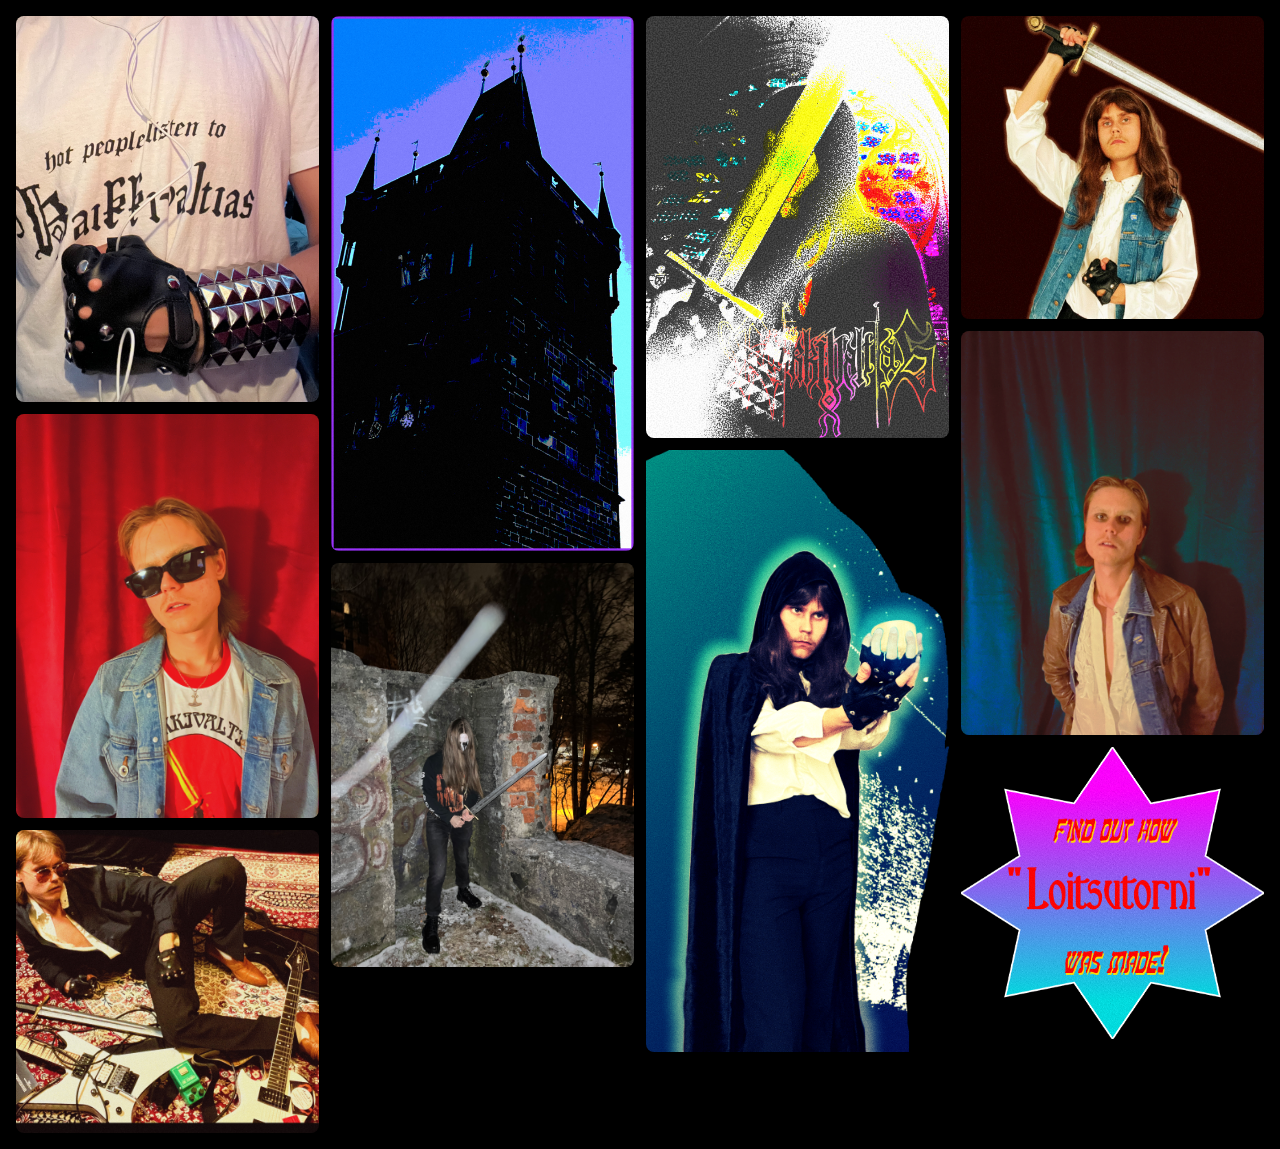
<file: archive.html>
<!DOCTYPE html>
<html lang="en">
<head>
    <meta charset="UTF-8">
    <meta name="viewport" content="width=device-width, initial-scale=1.0">
    <title>Document</title>
    <link rel="stylesheet" href="archive.css">
</head>
<body>

<div class="image-grid" id="imageGrid">
  
</div>

<script>
 
const images = [
  ["hothothot.jpg", "Landscape"],
  ["cool school.jpg", "Forest"],
  ["promo.jpg", "Lake"],
  ["loitsutorni.png", "Wildlife"],
  ["IMG_5988.JPG", "Mountains"],
  ["kansi-logolla.jpg", "Scenery"],
  ["magus-kristallipallo.png", "Hills",],
  ["magus-miekka.jpg", "Hills"],
  ["sinine.jpg", "Blue",],
  ["find-out.png", "find out", "youtube.com"]
];

const grid = document.getElementById("imageGrid");

images.forEach(([filename, alt, link]) => {
  const img = document.createElement("img");
  img.src = `./img/${filename}`;
  img.alt = alt;
  img.loading = "lazy";

  if (link) {
    const a = document.createElement("a");
    a.href = link;
    a.appendChild(img);
    grid.appendChild(a);
  } else {
    grid.appendChild(img);
  }
});

</script>

</body>
</html>
</file>
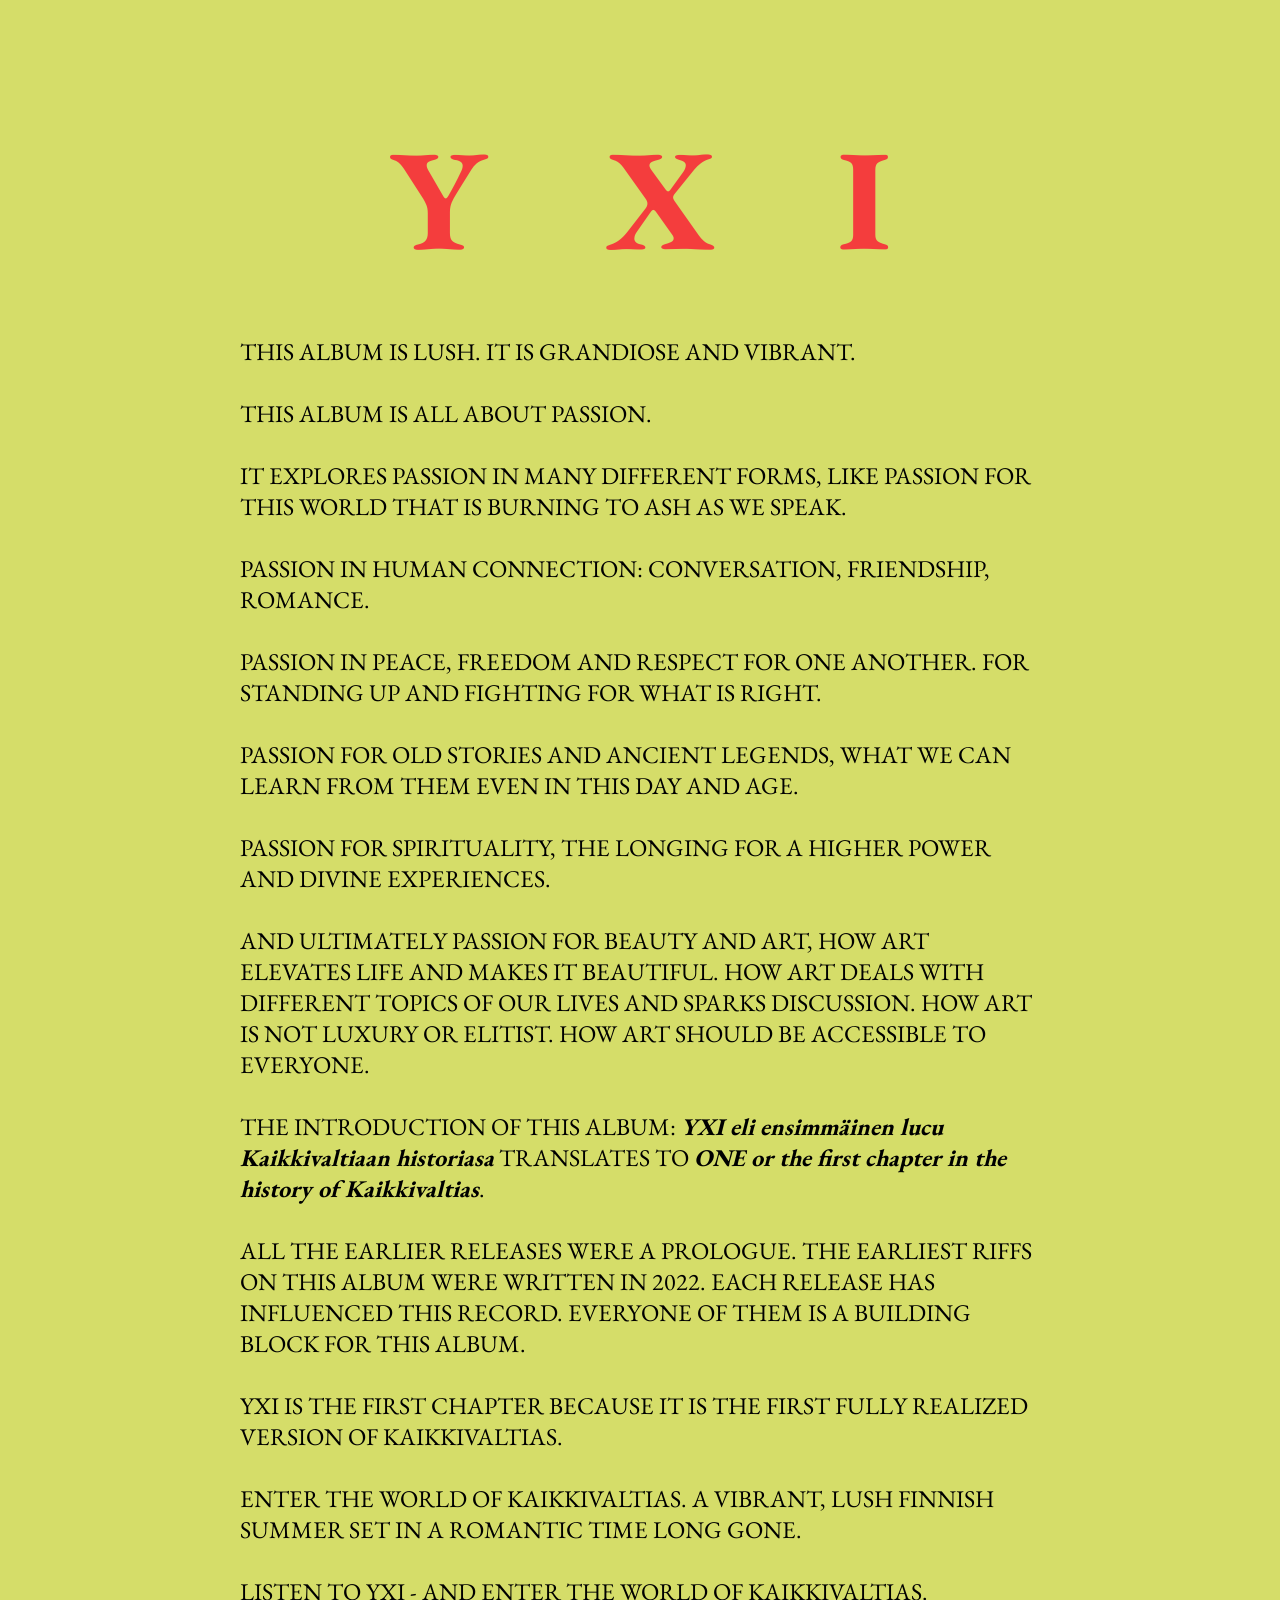
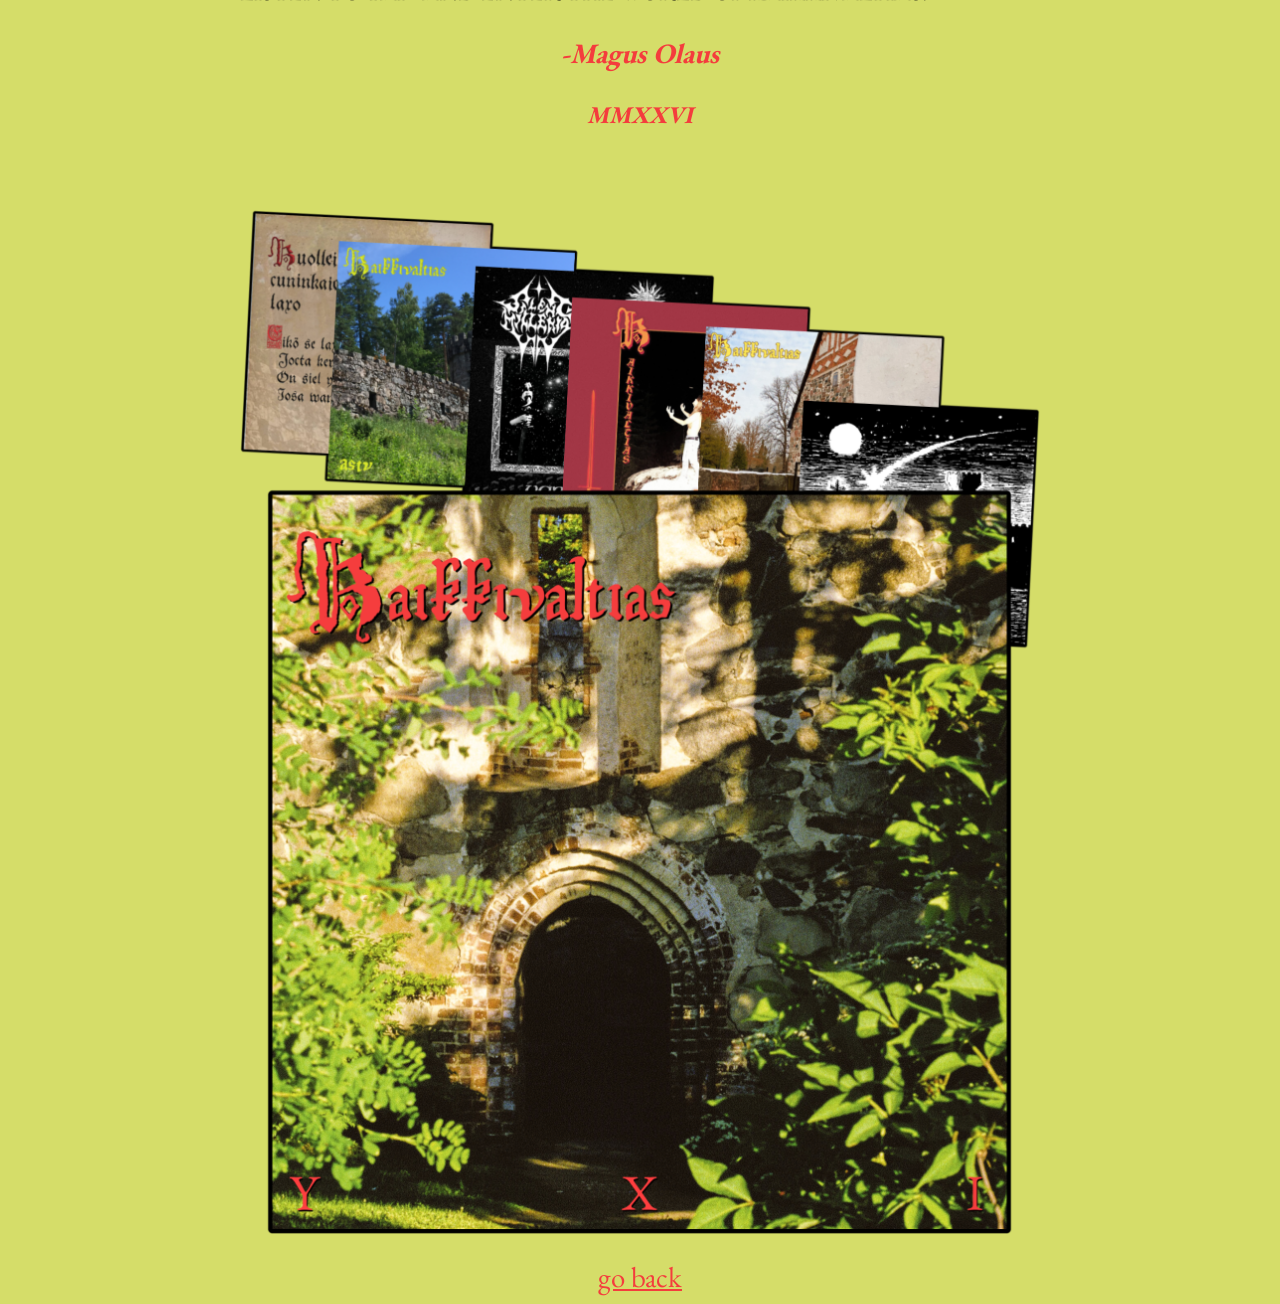
<file: info.html>
<!DOCTYPE html>
<html lang="en">
<head>
    <meta charset="UTF-8">
    <meta name="viewport" content="width=device-width, initial-scale=1.0">
    <title>Kaikkivaltias</title>
      <link rel="stylesheet" href="info-style.css" />
</head>
<body>
    


    <main>

        <h1 id="yxi-title">
          <span>Y</span>
          <span>X</span>
          <span>I</span>
        </h1>

          <!---Yxi manifesti-->

      <div class="yxi-manifesto">

    

        <p>
        this album is Lush. it is Grandiose and Vibrant.
        <br /><br />
           
        </p>
      
        <p>
        this album is all about Passion.
        <br /><br />
        It explores passion in many different forms, like passion for this world that is burning to ash as we speak.
        <br /><br />
       Passion in human connection: conversation, friendship, romance.
        <br /><br />
        Passion in peace, freedom and respect for one another. For Standing up and fighting for what is right.
        <br /><br />
       Passion for old stories and ancient legends, what we can learn from them even in this day and age.
        <br /><br />
     Passion for spirituality, the longing for a higher power and divine experiences.
        <br /><br />
      And ultimately passion for beauty and art, how art elevates life and makes it beautiful. How art deals with different topics of our lives and sparks discussion. How art is not luxury or elitist. How art should be accessible to everyone.
        <br /><br />

The introduction of this album: <span style="font-style: italic; font-weight: bold; text-transform: initial;">YXI eli ensimmäinen lucu Kaikkivaltiaan historiasa</span>  translates to <span style="font-style: italic; font-weight: bold; text-transform: initial;">ONE or the first chapter in the history of Kaikkivaltias</span>. 
    <br /><br />
All the earlier releases were a prologue. The earliest riffs on this album were written in 2022. Each release has influenced this record. Everyone of them is a building block for this album. 
    <br /><br />
YXI is the first chapter because it is the first fully realized version of Kaikkivaltias.
    <br /><br />
       Enter the world of Kaikkivaltias. A vibrant, lush finnish summer set in a romantic time long gone.
        <br /><br />
        Listen to YXI - and enter the world of Kaikkivaltias.
        </p>

        <h3>-Magus Olaus</h3>
        <h4>MMXXVI</h4>
       
      </div>

      <img id="yxi-progress" src="img/yxi-progress.png" alt="YXI progress" />

  <footer style="margin-top: 1em;">
      <a style="text-decoration: underline; font-size: 1.2em;" href="index.html">
        <span>go back</span>
      </a>      </footer>


    </main>

  

</body>
</html>
</file>
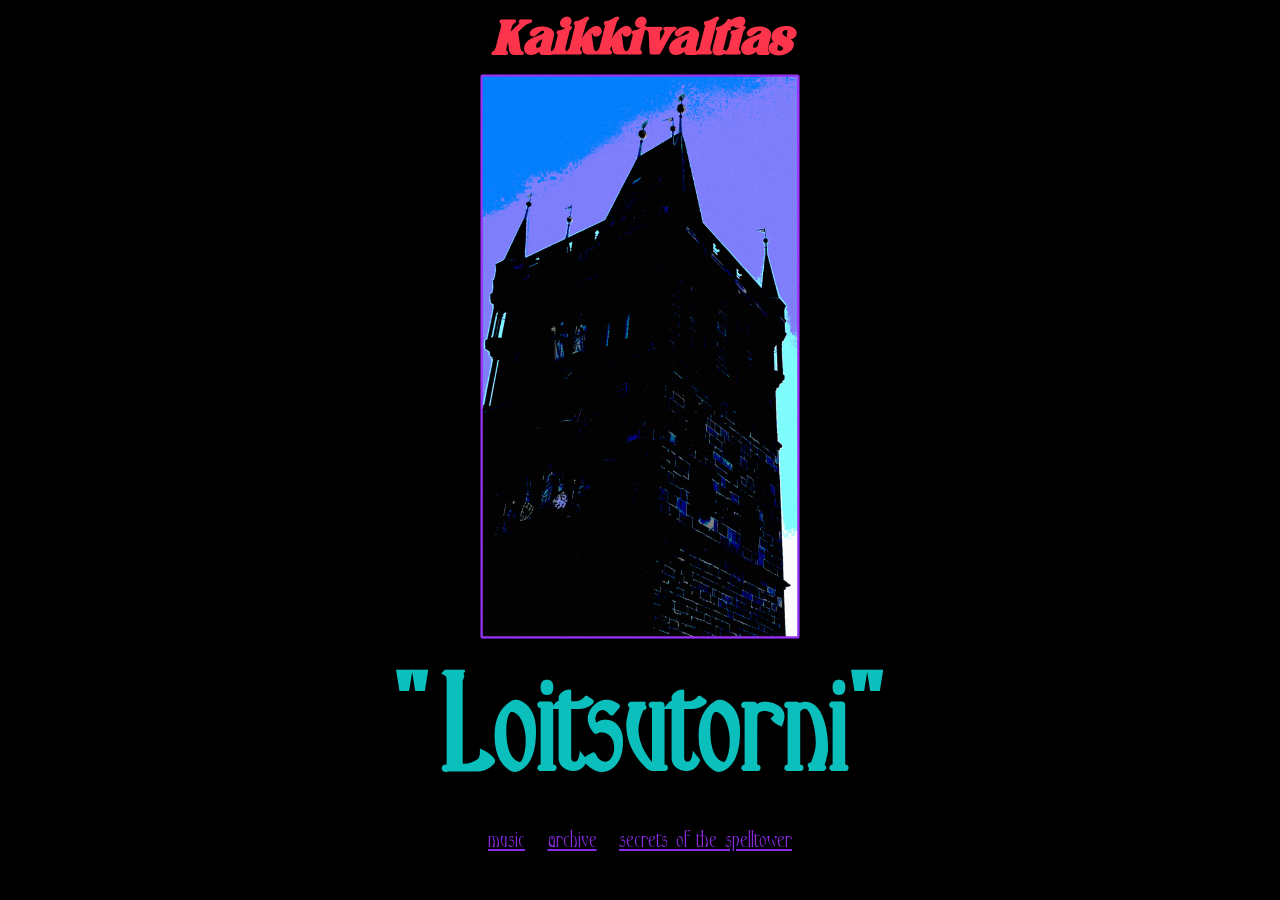
<file: loitsutorni.html>
<!DOCTYPE html>
<html lang="en">
<head>
  <meta charset="UTF-8">
  <meta name="viewport" content="width=device-width, initial-scale=1.0">
  <title>Kaikkivaltias</title>
  <link rel="stylesheet" href="loitsutorni-style.css">
</head>
<body>
  
<main>
    <h1 id="kaikkivaltias-title">Kaikkivaltias</h1>
  <div id="banner-image">
    <img src="./img/loitsutorni.png" alt="loitsutorni cover art">
  </div>



  <h1>"Loitsutorni"</h1>

  <div class="link-list">
    <a href="music.html">
      music
    </a>
    <a href="archive.html">archive</a>
    <a href="secrets.html">secrets of the spelltower</a>
  </div>

  <div id="enter-password" style="display: none;">
    <h2>Enter password</h2>
    <input type="text"> 
    <button>Submit</button>
  </div>

</main>

</body>

<script>

const button = document.querySelector('button');
const input = document.querySelector('input');

const correctPasswords = [ 'kaikkivaltias', 'miekkamyrsky', 'vittu'];

button.addEventListener('click', () => {
  const password = input.value;
  if (correctPasswords.includes(password)) {
    alert('Access granted!');
    //redirect to another page
    window.location.href = '/yxi.html';
  } else {
    alert('Access denied!');
  }
});

</script>

</html>
</file>
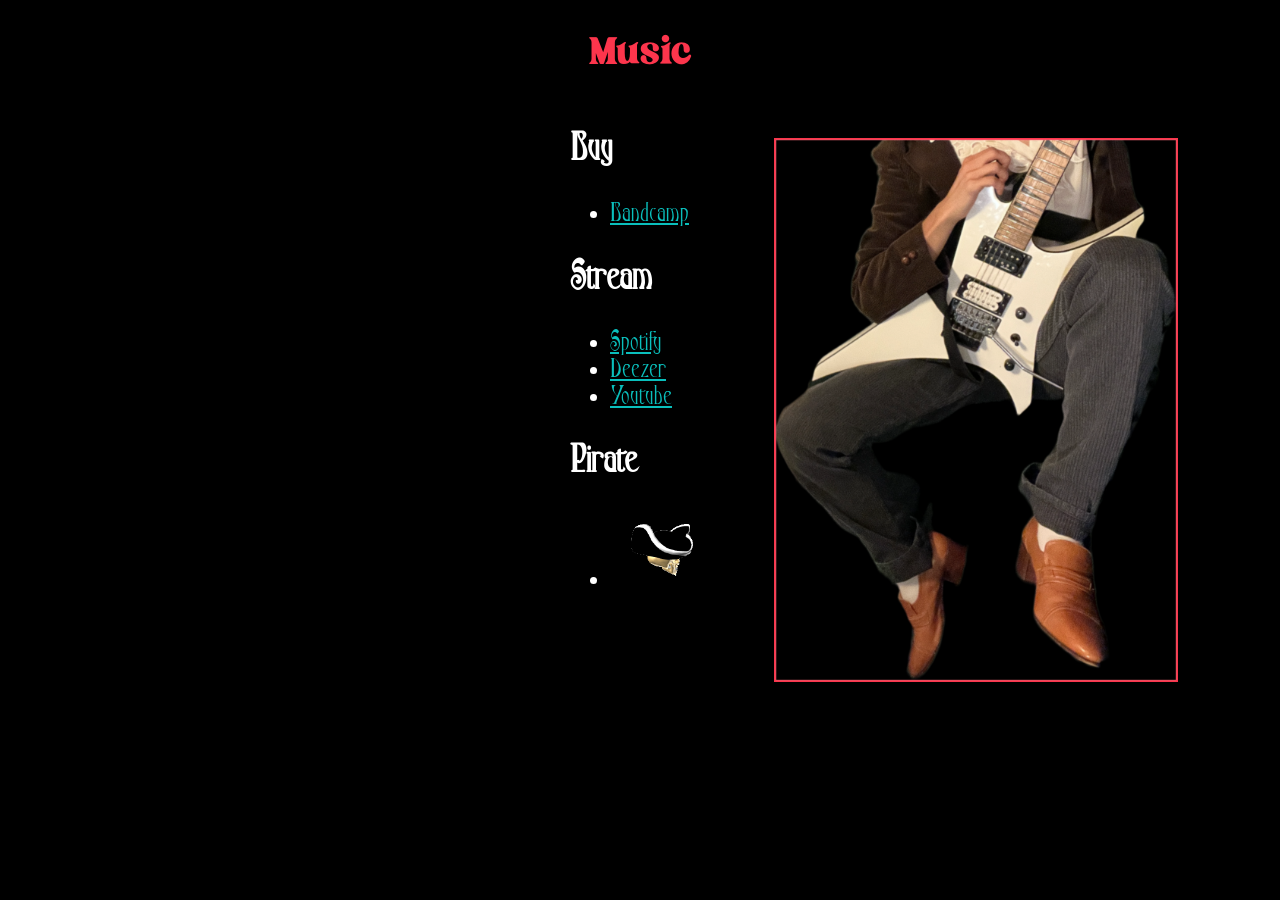
<file: music.html>
<!DOCTYPE html>
<html lang="en">
<head>
    <meta charset="UTF-8">
    <meta name="viewport" content="width=device-width, initial-scale=1.0">
    <title>Document</title>
    <link rel="stylesheet" href="music-style.css">
</head>
<body>

    <main>

        <h1>Music</h1>

        <div class="links">
   <h2>Buy</h2>
   <ul>
    <li>        <a href="https://kaikkivaltias.bandcamp.com">Bandcamp</a>
</li>
   </ul>

        <h2>Stream</h2>
        <ul>
            <li><a href="https://open.spotify.com/artist/27mzH4p8fJqhqEwzmGxxrF">Spotify</a></li>
            <li><a href="https://www.deezer.com/fi/artist/246918992">Deezer</a></li>
            <li><a href="https://www.youtube.com/channel/UCAPboH7H7Q9ALriybFmmMCQ">Youtube</a></li>
        </ul>

        <h2>Pirate</h2>
        <ul>
            <li>
                <div class="pirate-skull">
                    <img src="./img/pirate_skull.gif" alt="">
                </div>
            </li>
        </ul>
        </div>
     
        <div class="image">
            <img src="./img/musikk.png" alt="">
        </div>

    </main>
    
</body>
</html>
</file>
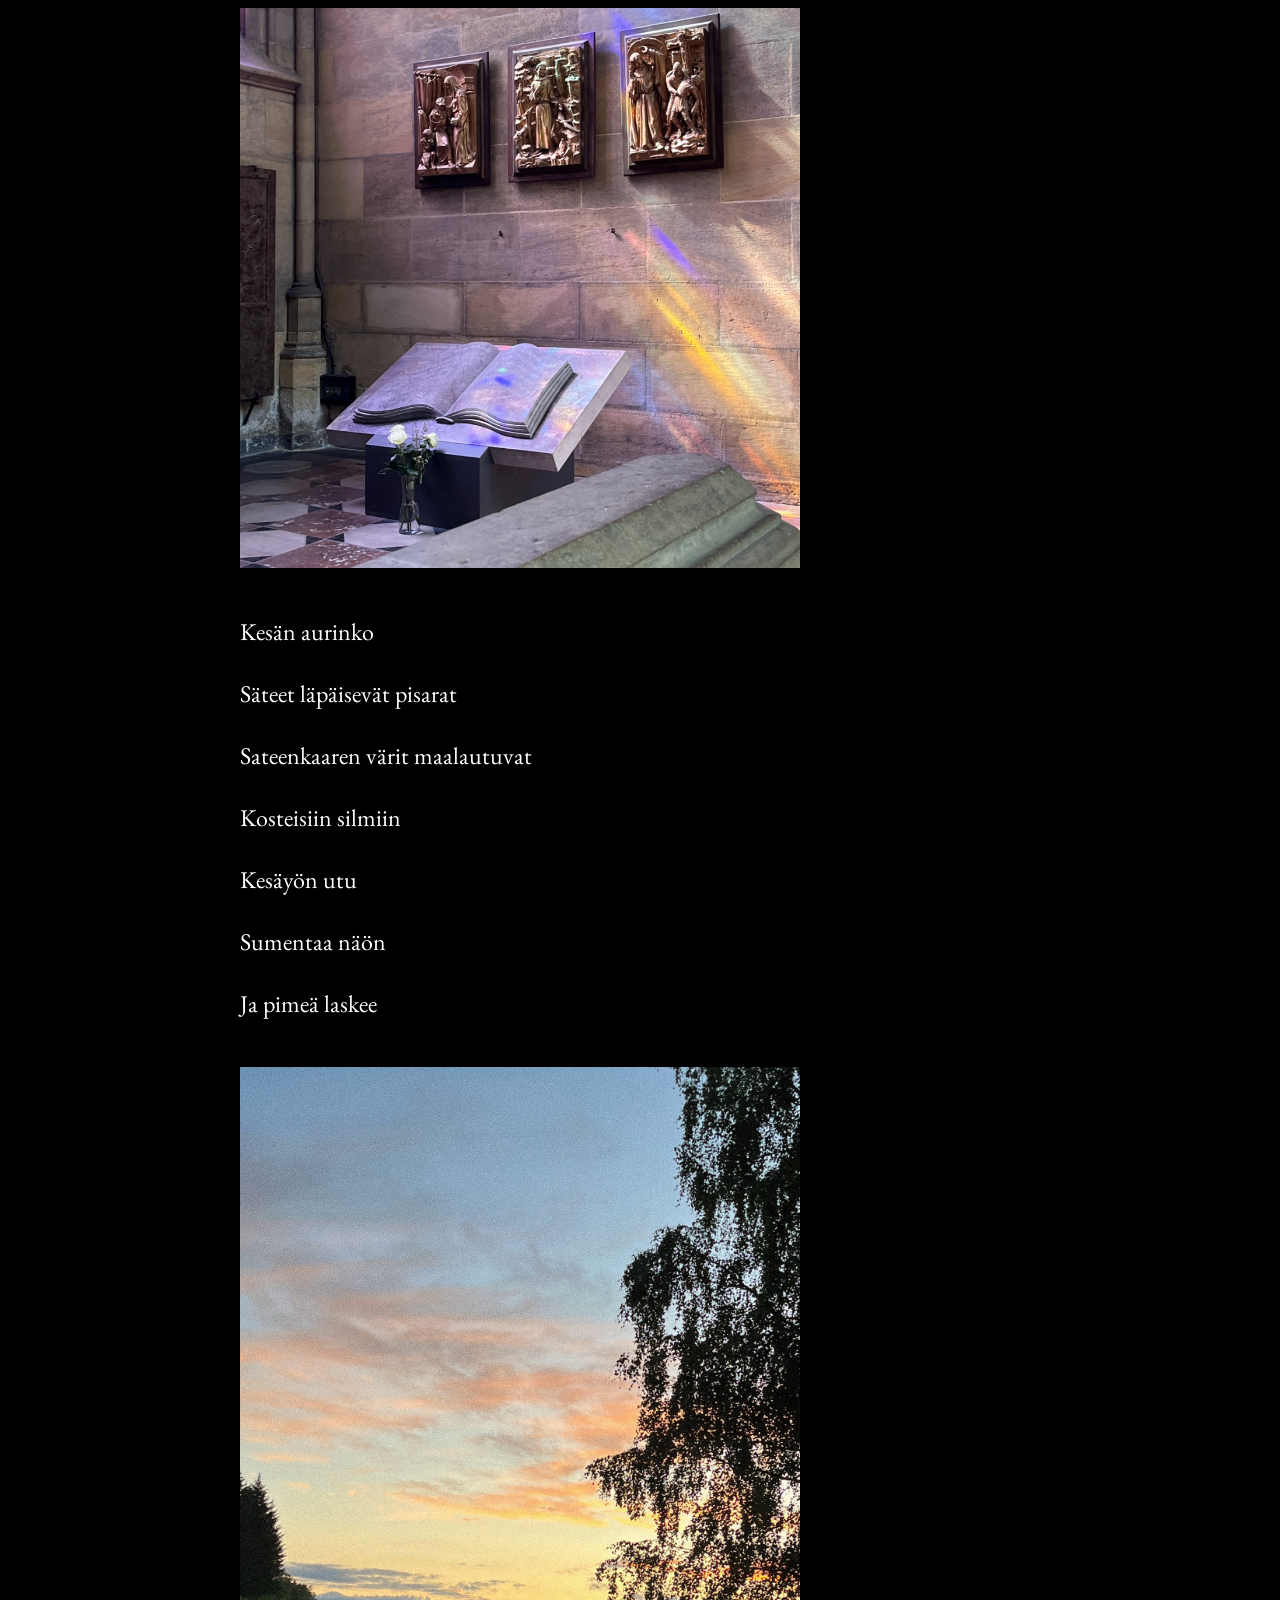
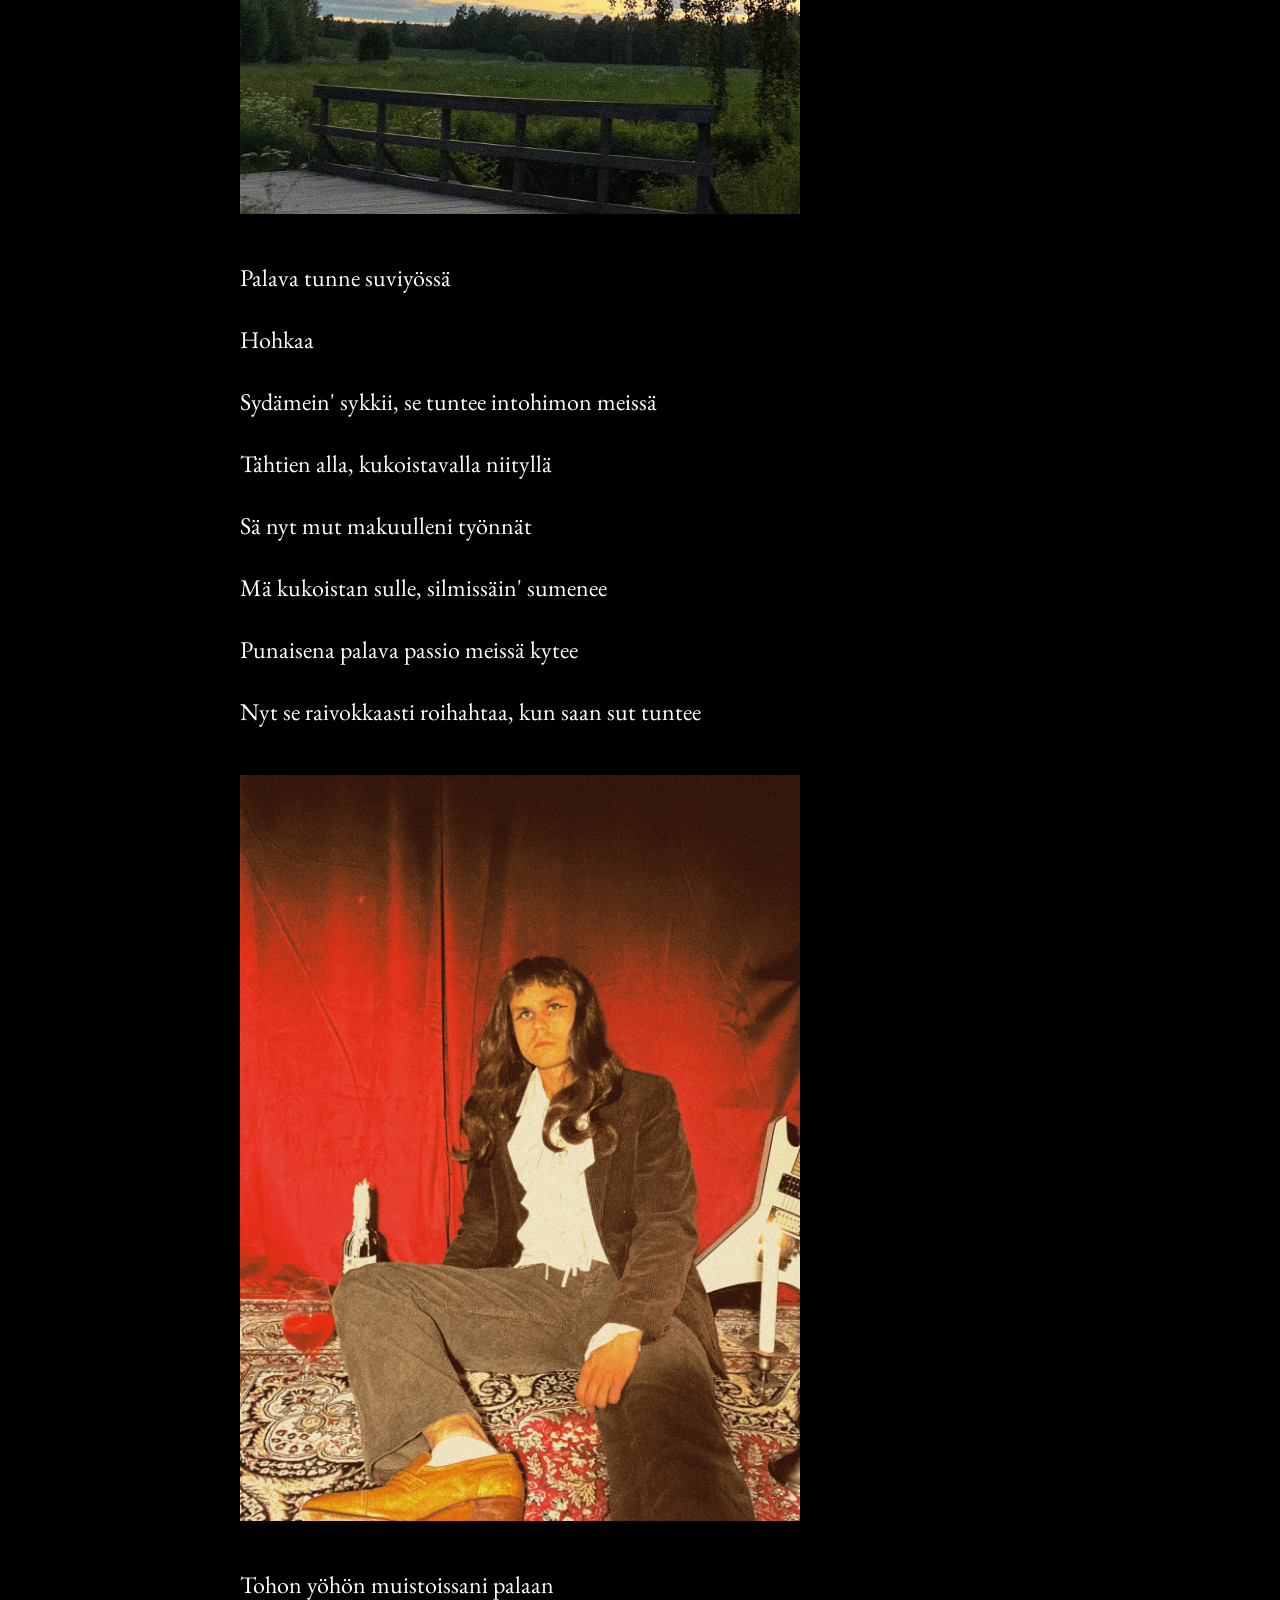
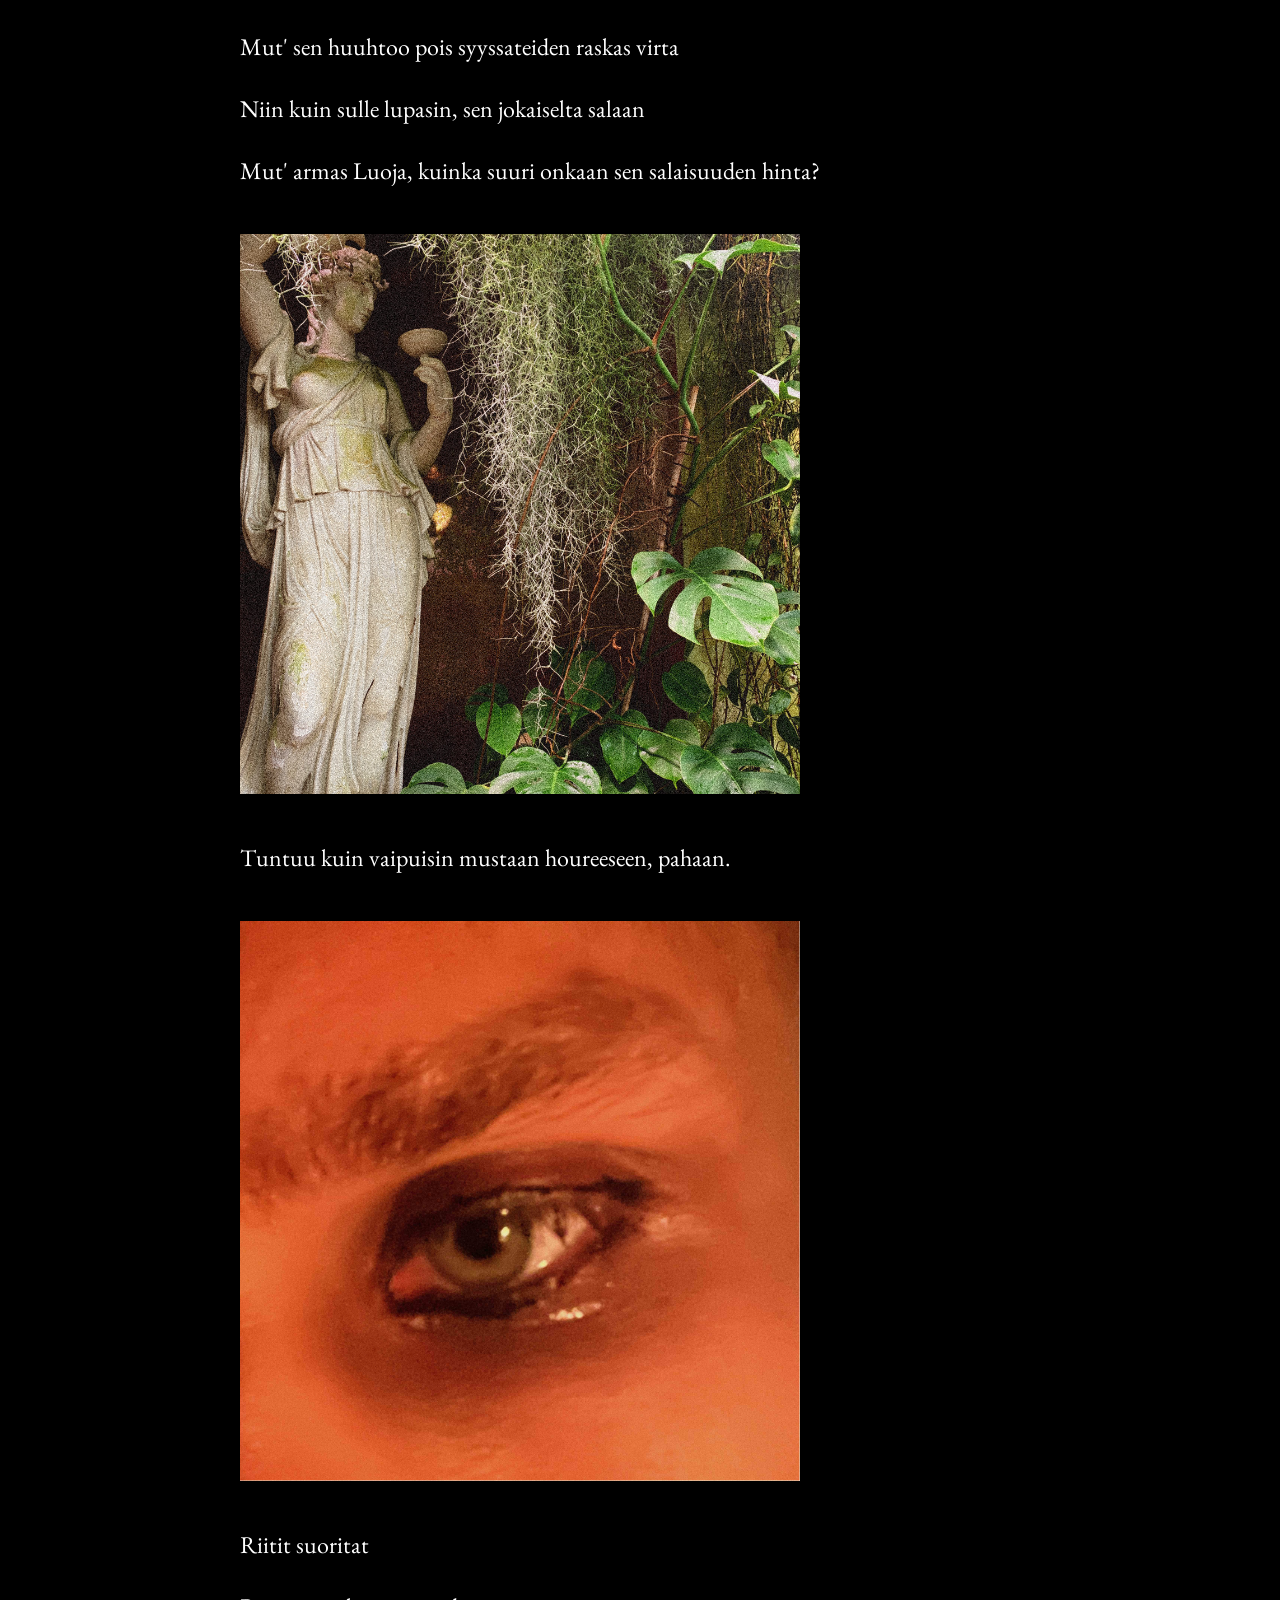
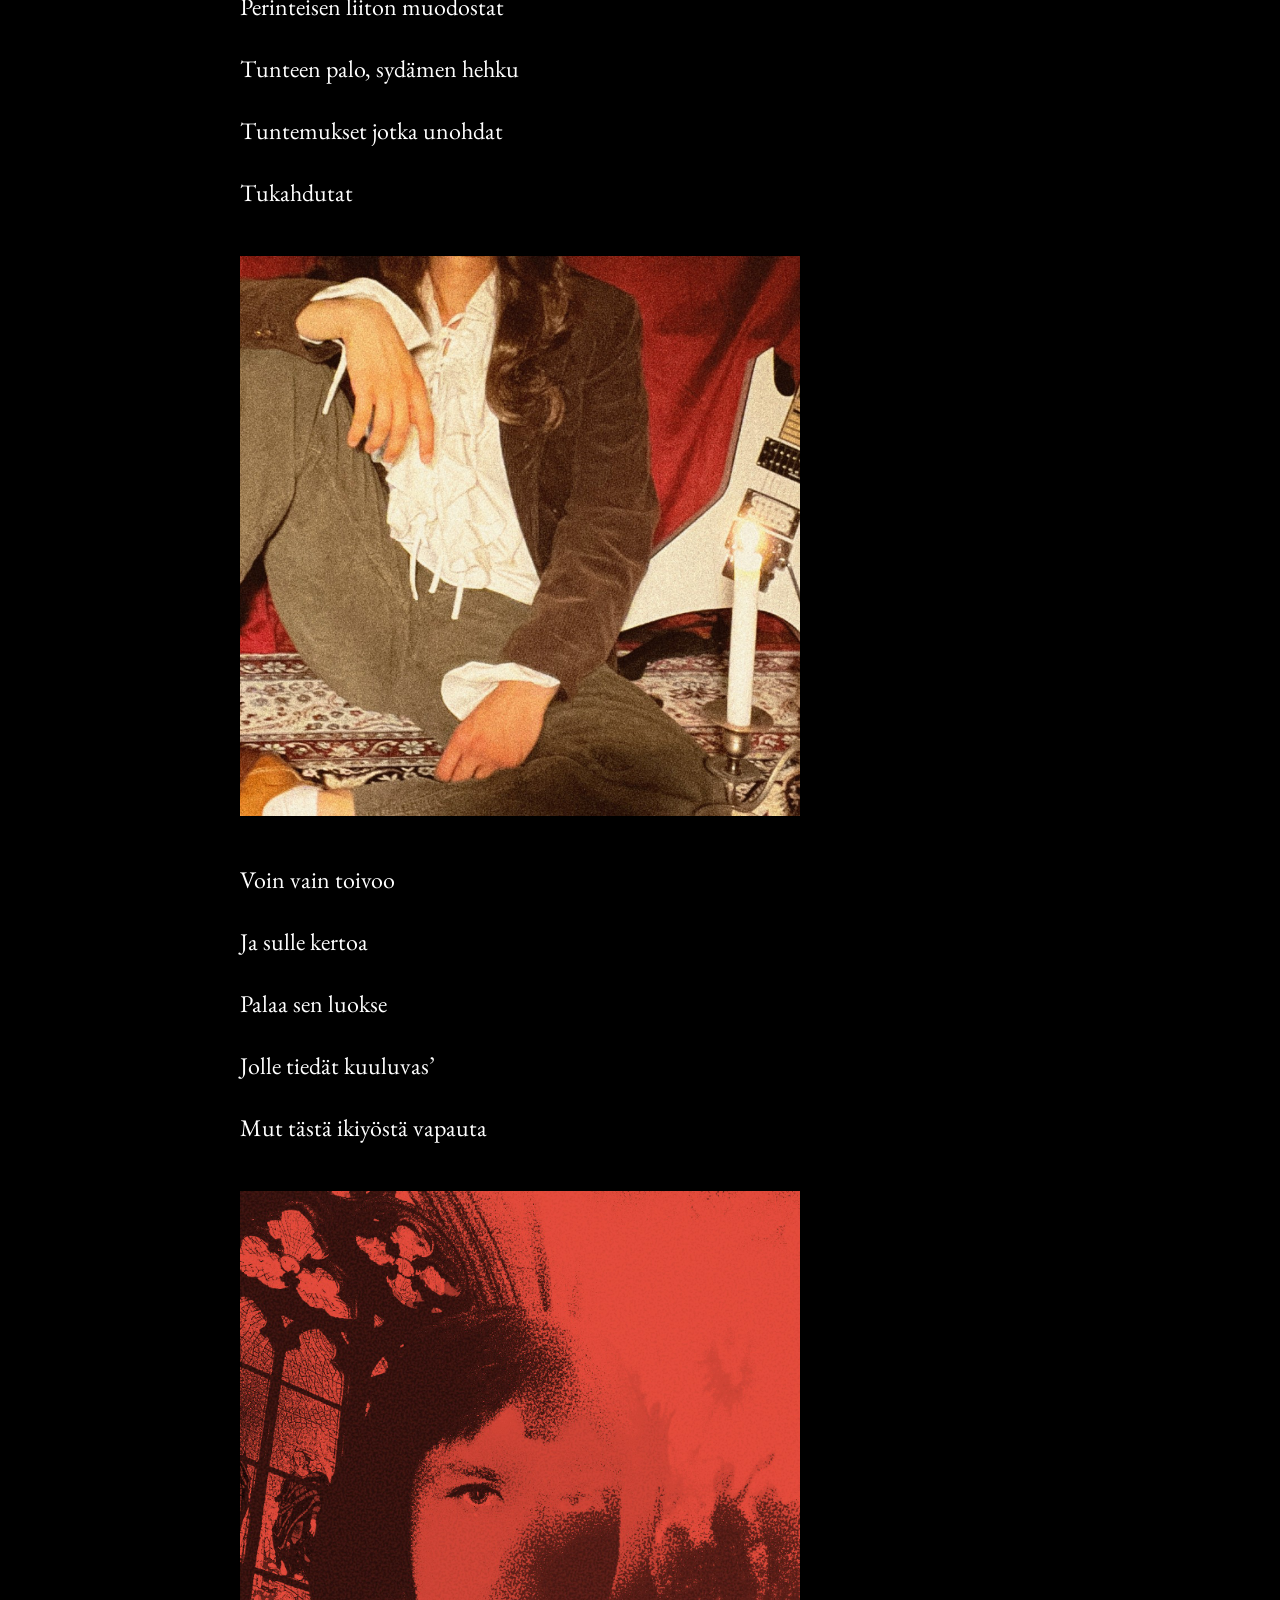
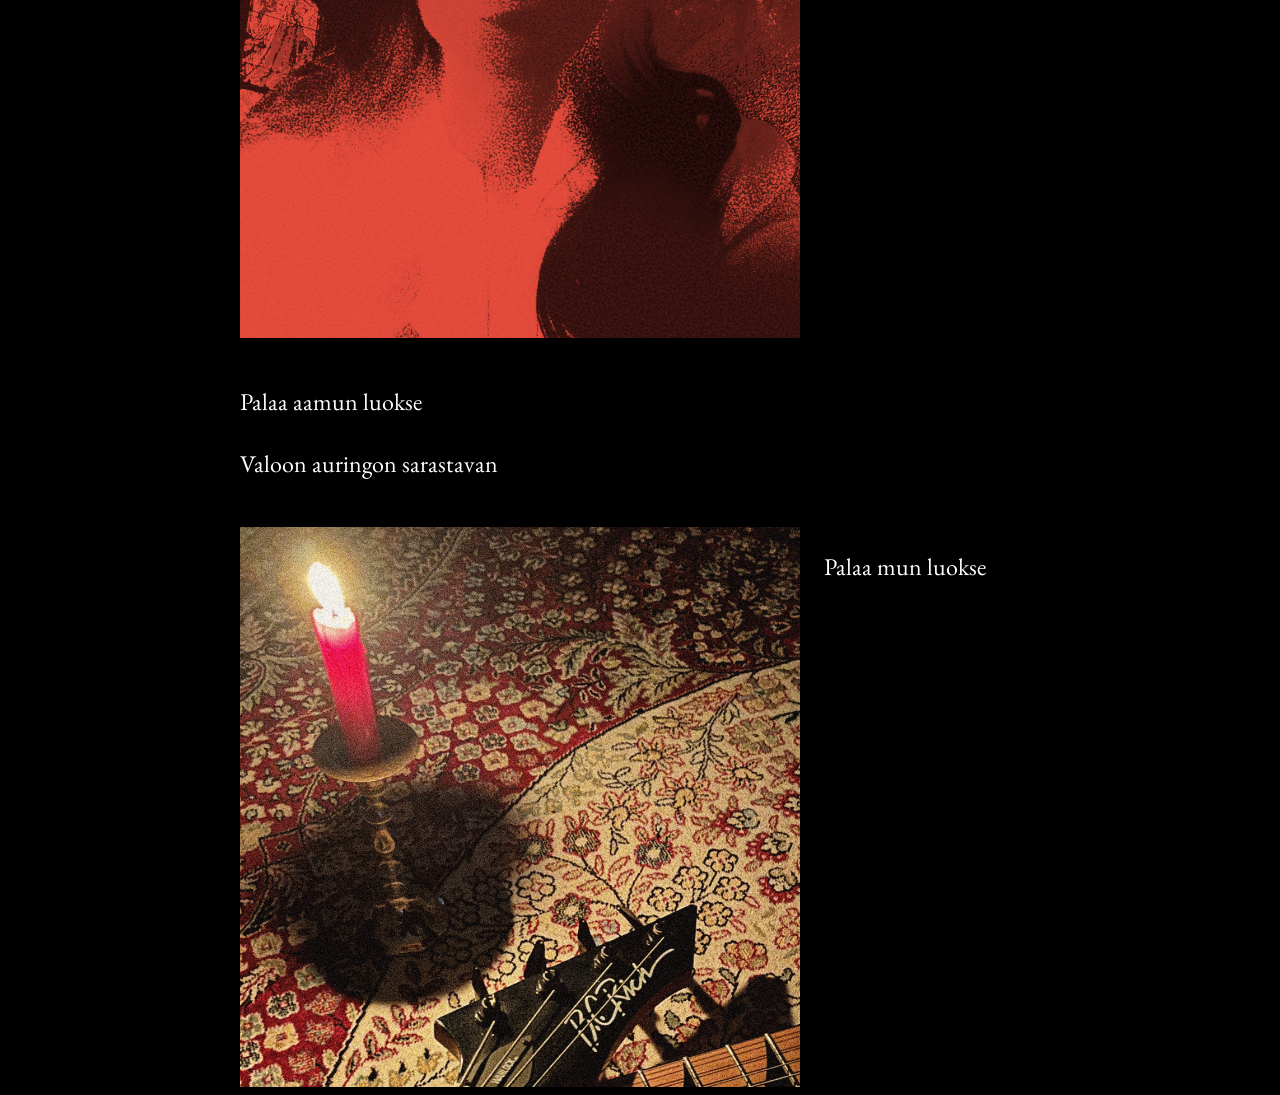
<file: passio-board.html>
<!DOCTYPE html>
<html lang="en">
<head>
    <meta charset="UTF-8">
    <meta name="viewport" content="width=device-width, initial-scale=1.0">
    <title>Passio</title>
        <link rel="stylesheet" href="passio-board-style.css" />

</head>
<body>
    
<main>

<div id="image-gallery">

<img src="/img/passioboard/kirkko.jpg">
<p>Kesän aurinko
<br></br>
Säteet läpäisevät pisarat
    <br></br>
Sateenkaaren värit maalautuvat 
    <br></br>
Kosteisiin silmiin
    <br></br>
Kesäyön utu
    <br></br>
Sumentaa näön
    <br></br>
Ja pimeä laskee</p>
<img src="/img/passioboard/sommarnatt.jpg" />
<p>Palava tunne suviyössä
    <br></br>
Hohkaa
    <br></br>
Sydämein' sykkii, se tuntee intohimon meissä
    <br></br>
Tähtien alla, kukoistavalla niityllä
    <br></br>
Sä nyt mut makuulleni työnnät
    <br></br>
Mä kukoistan sulle, silmissäin' sumenee
    <br></br>
Punaisena palava passio meissä kytee
    <br></br>
Nyt se raivokkaasti roihahtaa, kun saan sut tuntee</p>   
<img src="/img/passioboard/magusrock.jpg">
<p>
    Tohon yöhön muistoissani palaan
    <br></br>
Mut' sen huuhtoo pois syyssateiden raskas virta
    <br></br>
Niin kuin sulle lupasin, sen jokaiselta salaan
    <br></br>
Mut' armas Luoja, kuinka suuri onkaan sen salaisuuden hinta?
</p>
<img src="/img/passioboard/patsas.jpg">
<p>
    Tuntuu kuin vaipuisin mustaan houreeseen, pahaan.
</p>
<img src="/img/passioboard/silima.jpg">
<p>Riitit suoritat
    <br></br>
Perinteisen liiton muodostat
    <br></br>
Tunteen palo, sydämen hehku
    <br></br>
Tuntemukset jotka unohdat
    <br></br>
Tukahdutat</p>
<img src="/img/passioboard/rajaus.jpg">
<p>Voin vain toivoo
    <br></br>
Ja sulle kertoa
    <br></br>
Palaa sen luokse
    <br></br>
Jolle tiedät kuuluvas’
    <br></br>
Mut tästä ikiyöstä vapauta</p>
<img src="/img/passioboard/magusitku.jpg">
<p>Palaa aamun luokse
    <br></br>
Valoon auringon sarastavan</p>
<img src="/img/passioboard/matto.jpg">
<p>Palaa mun luokse</p>
</div>


</main>

</body>
</html>
</file>
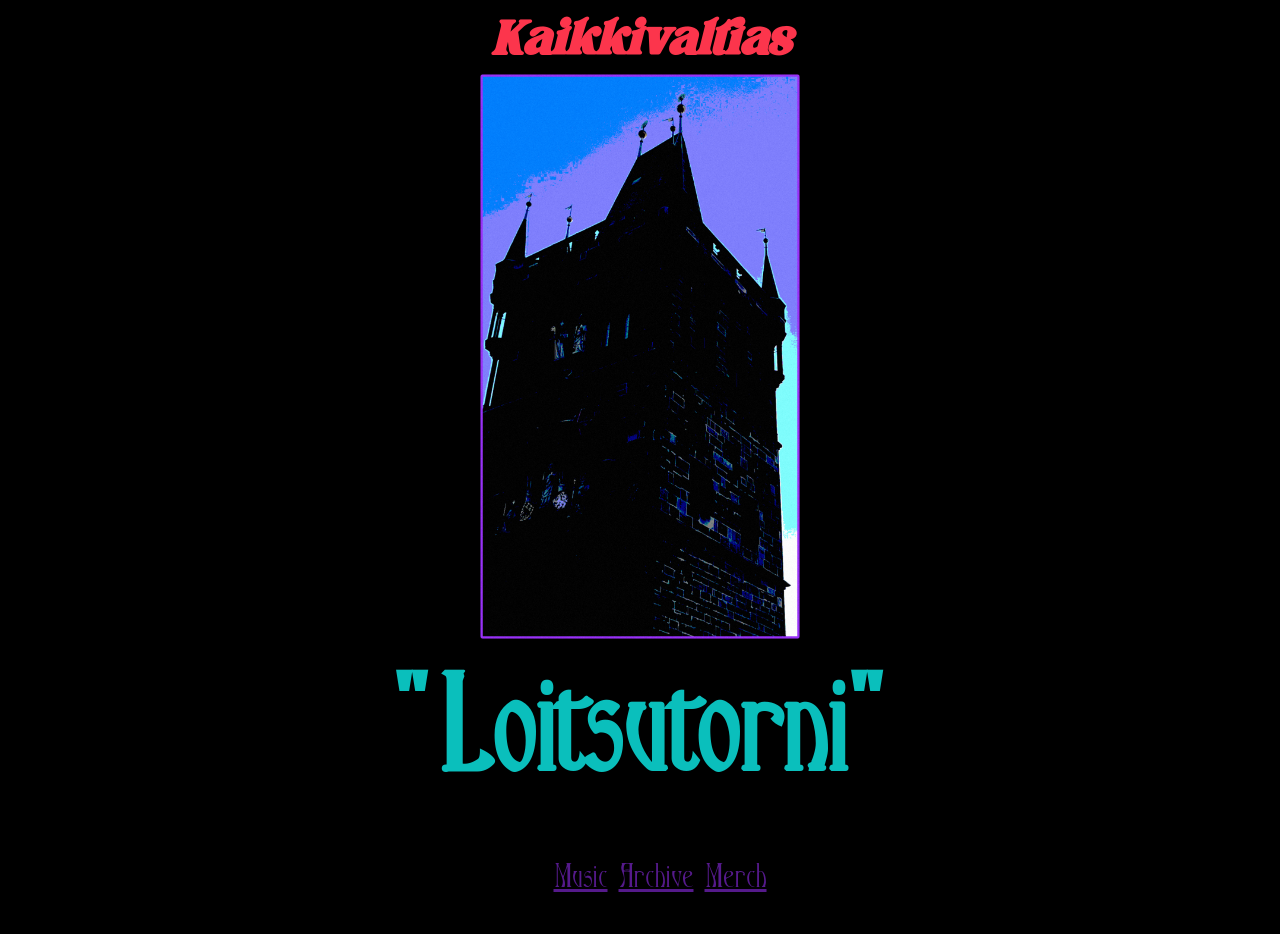
<file: portal.html>
<!DOCTYPE html>
<html lang="en">
<head>
  <meta charset="UTF-8">
  <meta name="viewport" content="width=device-width, initial-scale=1.0">
  <title>Kaikkivaltias</title>
  <link rel="stylesheet" href="portal-style.css">
</head>
<body>
  
<main>
    <h1 id="kaikkivaltias-title">Kaikkivaltias</h1>
  <div id="banner-image">
    <img src="./img/loitsutorni.png" alt="loitsutorni cover art">
  </div>



  <h1>"Loitsutorni"</h1>

  <ul class="link-list">
    <li>
      <a href="">Music</a>
      <a href="">Archive</a>
      <a href="">Merch</a>
    </li>
  </ul>


</main>

</body>

<script>


</script>

</html>
</file>
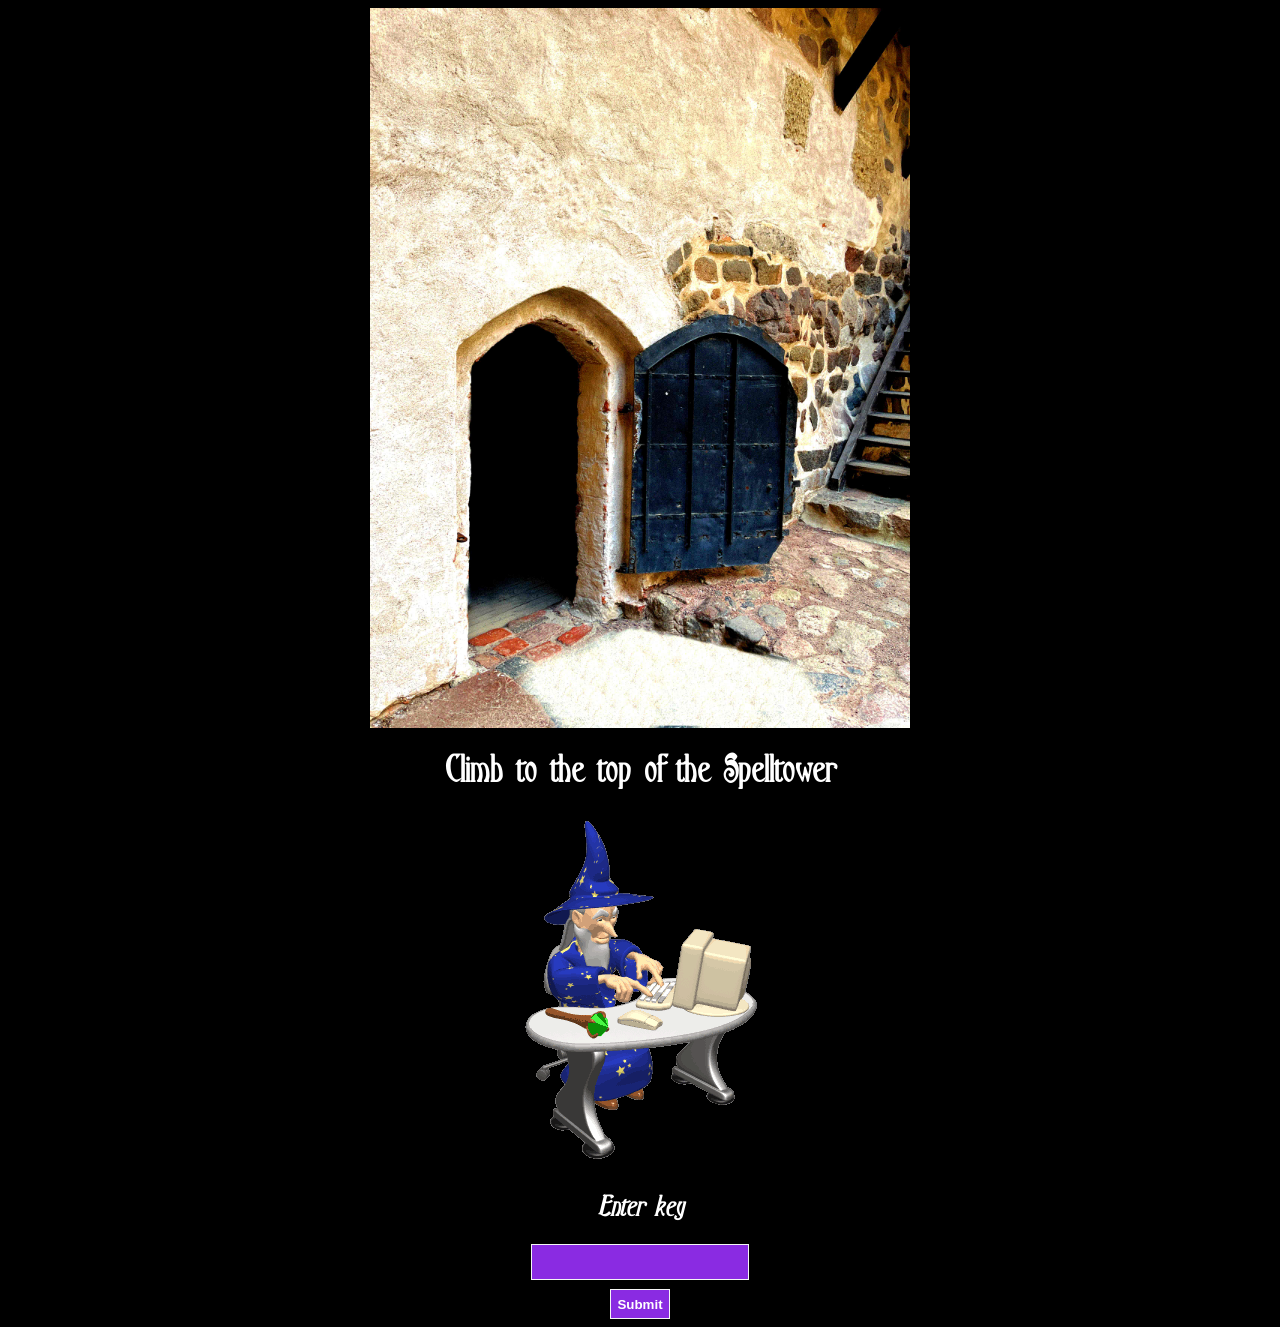
<file: secrets.html>
<!DOCTYPE html>
<html lang="en">
<head>
    <meta charset="UTF-8">
    <meta name="viewport" content="width=device-width, initial-scale=1.0">
    <title>Document</title>
    <link rel="stylesheet" href="secrets-style.css">
</head>
<body>
    
<main>
<div class="main-image">
    <img src="./img/ovi.jpg" alt="door">
</div>

<h1>Climb to the top of the Spelltower</h1>


<div class="wizard-typing">
  <img src="./img/wizard-typing.gif" alt="">
</div>

 <div id="enter-password">
    <h2>Enter key</h2>
    <input type="text"> 
    <button>Submit</button>
  </div>

</main>



</body>

<script>

const button = document.querySelector('button');
const input = document.querySelector('input');

const correctPasswords = ['miekkamyrsky', 'perkele', 'hänenkuvansahopeanhämyssä'];

button.addEventListener('click', () => {
  const password = input.value;
  if (correctPasswords.includes(password)) {
    alert('Access granted!');
    //redirect to another page
    window.location.href = '/yxi.html';
  } else {
    alert('Access denied!');
  }
});

</script>

</html>
</file>
<file: archive.css>
* {
    box-sizing: border-box;
  }

  body {
    margin: 0;
    padding: 16px;
    background: black;
  }

  .image-grid {
    columns: 4 220px;
    column-gap: 12px;
  }

  .image-grid img {
    display: block;
    width: 100%;
    height: auto;
    margin-bottom: 12px;
    border-radius: 8px;
    break-inside: avoid;
    transition: transform 0.3s ease;
  }
/*
  .image-grid img:hover {
    transform: scale(1.02);
  }
*/
  @media (max-width: 600px) {
    .image-grid {
      columns: 2 140px;
      column-gap: 8px;
    }

    .image-grid img {
      margin-bottom: 8px;
    }
  }
</file>
<file: info-style.css>
@font-face {
  font-family: "EB Garamond";
  src: url("./fonts/EBGaramond-VariableFont_wght.ttf") format("truetype");
}

:root {
  --font-family: "EB Garamond", serif;
  --font-huge: 24px;
  --font-large: 18px;
  --font-regular: 16px;
  --font-small: 14px;

  --background-color: #d5dd69;
  --title-text-color: #f43d3d;
  --text-color: black;
}

body {
  background-color: var(--background-color);
  font-family: "EB Garamond", serif;
}

a {
  font-family: "EB Garamond", serif;
  color: var(--title-text-color);
}

a:hover {
  color: blue;
}

h1,
h2,
h3,
h4 {
  color: var(--title-text-color);
  /*text-shadow: 3px 2px 5px black;*/
}

main {
  margin: auto;
  display: flex;
  flex-direction: column;
  align-items: center;
  max-width: 800px;
  font-size: var(--font-huge);
}

#yxi-title {
  font-size: 6em;
  margin-bottom: 0.3em;
      display: flex;
    justify-content: space-between;
    width: 500px;
}

@media screen and (max-width: 768px) {
  #yxi-title {
    font-size: 4em;
    width: 300px;
  }
}

#yxi-cover-img {
  max-width: 100%;
}

@media screen and (min-width: 2560px) {
  #yxi-cover-img {
    max-width: 100%;
  }
}

#yxi-text {
  width: 100%;
  height: 47px;
  display: flex;
  justify-content: space-between;
  position: relative;
  top: -2em !important;
  text-shadow: 2px 1px black !important;
}

@media screen and (min-width: 2560px) {
  #yxi-text {
    width: 100%;
  }
}

.yxi-manifesto {
  display: flex;
  justify-content: space-between;
      flex-direction: column;
}

.yxi-manifesto p {
  margin: 0;
  text-transform: uppercase;
}

.yxi-manifesto h3, h4 {
  font-style: italic;
      text-align: center;
}

.yxi-manifesto h4 {
  margin-top: 0;
}

#yxi-progress {
  margin-top: 2em;
  max-width: 100%;
}
</file>
<file: loitsutorni-style.css>
@font-face {
  font-family: Ambrosia;
  src: url(./fonts/Ambrosia.ttf);
}

@font-face {
  font-family: Flagfies;
  src: url(./fonts/Flagfies.otf);
}

:root {
  --color-red: #fc354c;
  --color-blue: #0abfbc;
}

body {
  background-color: black;
  color: white;
  display: flex;
}

main {
  margin: auto;
  font-family: Ambrosia;
  display: flex;
  flex-direction: column;
  align-items: center;
  max-width: 100vw;
}

#kaikkivaltias-title {
  font-family: Flagfies;
 font-style: italic;
  color: var(--color-red);
  font-size: 3em;
}

main h1 {
  font-size: 8em;
  color: var(--color-blue);
  margin-top: 0.2em;
  margin-bottom: 0.2em;
}

#banner-image img {
  display: flex;
  justify-content: center;
  align-items: center;
  width: 20em;
}

#enter-password {
  display: flex;
  flex-direction: column;
  align-items: center;
  gap: 1em;
}

#enter-password input {
  border: 1px 1px solid blue;
  background-color:bisque;
  height: 2em;
}

#enter-password button {

}

.link-list {
    width: stretch;
    display: flex;
    gap: 1em;
    font-size: 1.4em;
    justify-content: space-evenly;
}

.link-list a {
  color:  blueviolet;  
}
</file>
<file: music-style.css>
@font-face {
  font-family: Ambrosia;
  src: url(./fonts/Ambrosia.ttf);
}

@font-face {
  font-family: Flagfies;
  src: url(./fonts/Flagfies.otf);
}

:root {
  --color-red: #fc354c;
  --color-blue: #0abfbc;
}


body {
  background-color: black;
  color: white;
  display: flex;
  font-size: larger;
}


main {
    margin: auto;
    font-family: Ambrosia;
    display: flex;
    flex-direction: column;
    align-items: center;
    max-width: 100vw;
}

main h1 {
        color: var(--color-red);
        font-family: Flagfies;
        font-weight: 100;
}

.links {
    font-size: 1.3em;
}

a {
  color: var(--color-blue);
}

.image img {
  width: 21em;
    position: absolute;
    margin-top: -25em;
    margin-left: 7em;
}

.pirate-skull img {
    width: 100px;
}
</file>
<file: passio-board-style.css>
@font-face {
  font-family: "EB Garamond";
  src: url("./fonts/EBGaramond-VariableFont_wght.ttf") format("truetype");
}

:root {
  --font-family: "EB Garamond", serif;
  --font-huge: 24px;
  --font-large: 18px;
  --font-regular: 16px;
  --font-small: 14px;

  --background-color: black;
  --title-text-color: #f43d3d;
  --text-color: white;
}

body {
  background-color: var(--background-color);
  font-family: "EB Garamond", serif;
  color: var(--text-color);
}

a {
  font-family: "EB Garamond", serif;
  color: var(--title-text-color);
}

a:hover {
  color: blue;
}

h1,
h2,
h3,
h4 {
  color: var(--title-text-color);
  /*text-shadow: 3px 2px 5px black;*/
}

main {
  margin: auto;
  display: flex;
  flex-direction: column;
  align-items: center;
  max-width: 800px;
  font-size: var(--font-huge);
}

#image-gallery {
    display: flex;
    flex-wrap: wrap;
    gap: 1em;
}

#image-gallery img {
    max-width: 70%;
    height: auto;

}
</file>
<file: portal-style.css>
@font-face {
  font-family: Ambrosia;
  src: url(./fonts/Ambrosia.ttf);
}


@font-face {
  font-family: Flagfies;
  src: url(./fonts/Flagfies.otf);
}

:root {
  --color-red: #fc354c;
  --color-blue: #0abfbc;
}

body {
  background-color: black;
  color: white;
  display: flex;
}

main {
  margin: auto;
  font-family: Ambrosia;
  display: flex;
  flex-direction: column;
  align-items: center;
  max-width: 100vw;
}

#kaikkivaltias-title {
  font-family: Flagfies;
 font-style: italic;
  color: var(--color-red);
  font-size: 3em;
}

main h1 {
  font-size: 8em;
  color: var(--color-blue);
  margin-top: 0.2em;
  margin-bottom: 0.2em;
}

#banner-image img {
  display: flex;
  justify-content: center;
  align-items: center;
  width: 20em;
}

.link-list {
    list-style-type: none;
    font-size: 2em;
    
}
</file>
<file: secrets-style.css>
@font-face {
  font-family: Ambrosia;
  src: url(./fonts/Ambrosia.ttf);
}

@font-face {
  font-family: Flagfies;
  src: url(./fonts/Flagfies.otf);
}

body {
  background-color: black;
  color: white;
  display: flex;
  font-size: large;
}


main {
      margin: auto;
    font-family: Ambrosia;
    display: flex;
    flex-direction: column;
    align-items: center;
    max-width: 100vw;
}

.main-image img {
       display: flex;
    justify-content: center;
    align-items: center;
    width: 30em;
}

#enter-password {
  display: flex;
  flex-direction: column;
  align-items: center;
  gap: 0.5em;
}

#enter-password h2 {
    font-style: italic;
    margin-bottom: 0.5em;
}

#enter-password input {
 background-color: blueviolet;
 
    padding: 0.5em;
    border: 1px solid whitesmoke;
    font-size: medium;
}

#enter-password button {
    background: blueviolet;
    color: white;
    padding: 0.5em;
    border: 1px solid whitesmoke;
    font-weight: bold;
}

#enter-password button:hover {
    background: green;
    color: black;
}
</file>
